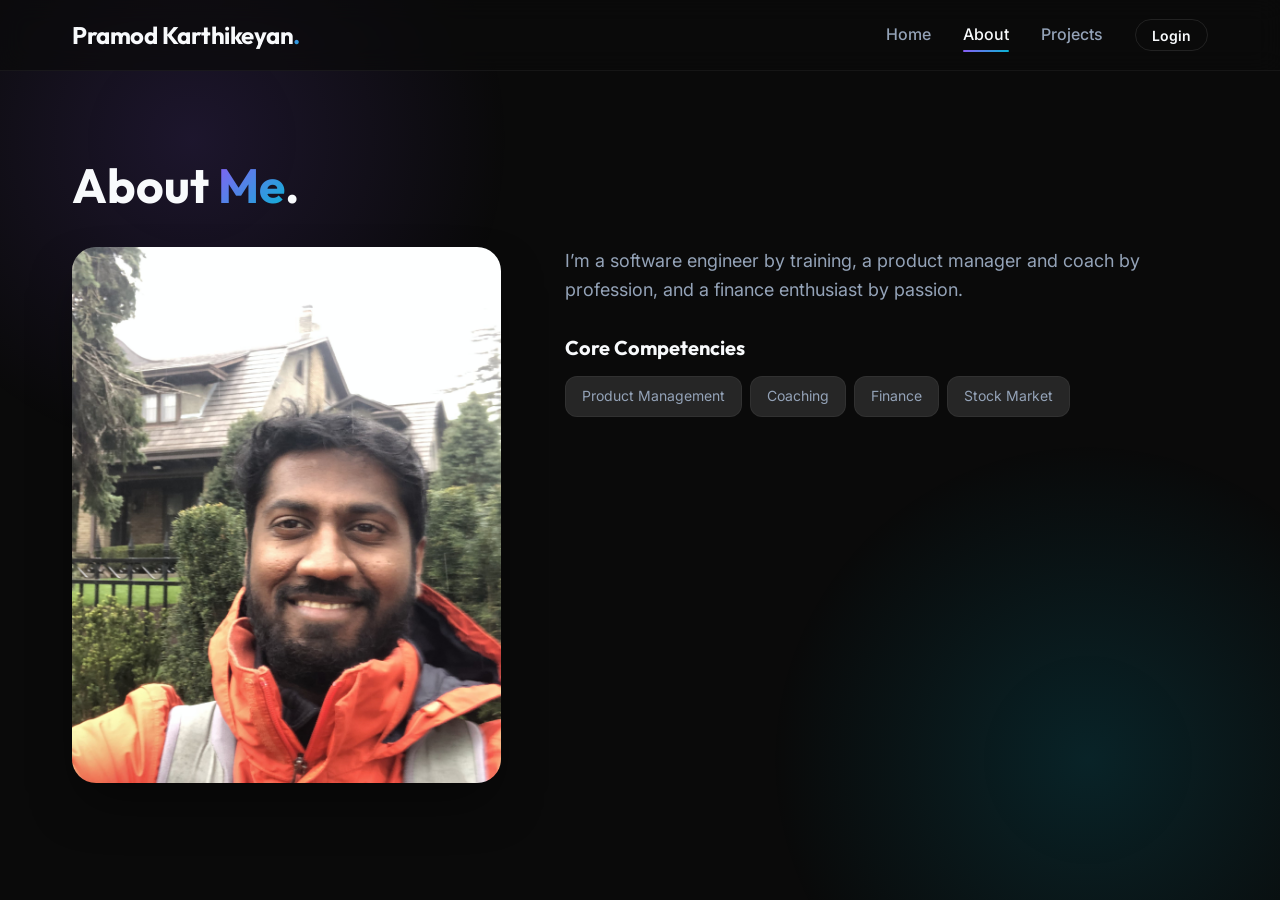
<file: about.html>
<!DOCTYPE html>
<html lang="en">

<head>
    <meta charset="UTF-8">
    <meta name="viewport" content="width=device-width, initial-scale=1.0">
    <title>Portfolio | About</title>
    <meta name="description" content="About me, my skills, and experience.">

    <!-- Google Fonts -->
    <link rel="preconnect" href="https://fonts.googleapis.com">
    <link rel="preconnect" href="https://fonts.gstatic.com" crossorigin>
    <link href="https://fonts.googleapis.com/css2?family=Inter:wght@400;500;600&family=Outfit:wght@500;700&display=swap"
        rel="stylesheet">

    <!-- Styles -->
    <link rel="stylesheet" href="styles.css">
</head>

<body>
    <!-- Navbar -->
    <nav class="navbar">
        <div class="container">
            <a href="index.html" class="logo">Pramod Karthikeyan<span class="gradient-text">.</span></a>

            <button class="menu-btn" aria-label="Toggle menu">☰</button>
            <ul class="nav-links">
                <li><a href="index.html">Home</a></li>
                <li><a href="about.html" class="active">About</a></li>
                <li><a href="projects.html">Projects</a></li>
                <li id="nav-auth-item"></li>
            </ul>
        </div>
    </nav>

    <!-- Main Content -->
    <main>
        <section class="section">
            <div class="container">
                <h1 class="title-lg reveal">About <span class="gradient-text">Me</span>.</h1>

                <div class="about-grid mt-4">
                    <div class="about-image-wrapper reveal delay-1">
                        <!-- High quality professional portrait placeholder -->
                        <img src="profile.jpg?v=2"
                            alt="Pramod's profile picture" class="hero-image-wrapper hero-image"
                            style="box-shadow: 0 25px 50px -12px rgba(0, 0, 0, 0.5);">
                    </div>

                    <div class="about-text reveal delay-2">
                        <p>
                            I’m a software engineer by training, a product manager and coach by profession, and a finance enthusiast by passion.
                        </p>


                        <div class="skills-container reveal delay-3">
                            <h3 class="skills-title">Core Competencies</h3>
                            <div class="skills-list">
                                <span class="skill-tag">Product Management</span>
                                <span class="skill-tag">Coaching</span>
                                <span class="skill-tag">Finance</span>
                                <span class="skill-tag">Stock Market</span>

                            </div>
                        </div>
                    </div>
                </div>
            </div>
        </section>
    </main>

    <!-- Login Modal -->
    <div id="login-modal" class="modal-overlay" role="dialog" aria-labelledby="modal-title" aria-modal="true">
        <div class="modal-card">
            <button id="modal-close-btn" class="modal-close" aria-label="Close modal">✕</button>
            <div class="modal-header">
                <h2 id="modal-title">Welcome <span class="gradient-text">Back</span></h2>
                <p>Log in to view exclusive projects and portfolio details.</p>
            </div>
            <form id="login-form" class="auth-form">
                <div id="auth-error" class="auth-error"></div>
                <div class="form-group">
                    <label for="auth-username">Username</label>
                    <input type="text" id="auth-username" class="form-input" placeholder="e.g. admin" required
                        autocomplete="username">
                </div>
                <div class="form-group">
                    <label for="auth-password">Password</label>
                    <input type="password" id="auth-password" class="form-input" placeholder="••••••••" required
                        autocomplete="current-password">
                </div>
                <button type="submit" class="btn btn-primary" style="width: 100%; margin-top: 0.5rem;">Sign In</button>
            </form>
        </div>
    </div>

    <!-- Interaction Script -->
    <script src="script.js"></script>
</body>

</html>
</file>
<file: styles.css>
/* ==========================================================================
   Design Tokens & Variables
   Modify these variables to easily customize the entire website!
   ========================================================================== */
:root {
  /* Colors - Dark Theme (Default) */
  --bg-primary: #0a0a0a;
  --bg-secondary: #171717;
  --bg-tertiary: #262626;

  --accent-primary: #8b5cf6;
  /* Violet */
  --accent-secondary: #06b6d4;
  /* Cyan */
  --accent-gradient: linear-gradient(135deg, var(--accent-primary), var(--accent-secondary));

  --text-primary: #f8fafc;
  --text-secondary: #94a3b8;
  --text-muted: #64748b;

  /* Typography */
  --font-sans: 'Inter', system-ui, -apple-system, sans-serif;
  --font-display: 'Outfit', system-ui, -apple-system, sans-serif;

  /* Spacing */
  --spacing-sm: 0.5rem;
  --spacing-md: 1rem;
  --spacing-lg: 2rem;
  --spacing-xl: 4rem;

  /* Border Radii */
  --radius-sm: 0.375rem;
  --radius-md: 0.75rem;
  --radius-lg: 1.5rem;
  --radius-full: 9999px;

  /* Transitions */
  --transition-fast: 0.15s ease;
  --transition-normal: 0.3s ease;
  --transition-slow: 0.5s cubic-bezier(0.4, 0, 0.2, 1);
}

/* ==========================================================================
   Reset & Base Styles
   ========================================================================== */
*,
*::before,
*::after {
  box-sizing: border-box;
  margin: 0;
  padding: 0;
}

html {
  scroll-behavior: smooth;
}

body {
  font-family: var(--font-sans);
  background-color: var(--bg-primary);
  color: var(--text-primary);
  line-height: 1.6;
  overflow-x: hidden;
  position: relative;
}

/* Abstract Background Glow */
body::before {
  content: '';
  position: fixed;
  top: -20%;
  left: -10%;
  width: 50vw;
  height: 50vw;
  border-radius: 50%;
  background: radial-gradient(circle, rgba(139, 92, 246, 0.15) 0%, rgba(10, 10, 10, 0) 70%);
  z-index: -1;
  pointer-events: none;
}

body::after {
  content: '';
  position: fixed;
  bottom: -20%;
  right: -10%;
  width: 50vw;
  height: 50vw;
  border-radius: 50%;
  background: radial-gradient(circle, rgba(6, 182, 212, 0.15) 0%, rgba(10, 10, 10, 0) 70%);
  z-index: -1;
  pointer-events: none;
}

h1,
h2,
h3,
h4,
h5,
h6 {
  font-family: var(--font-display);
  font-weight: 700;
  line-height: 1.2;
}

a {
  color: inherit;
  text-decoration: none;
  transition: color var(--transition-fast);
}

a:hover {
  color: var(--accent-secondary);
}

ul {
  list-style: none;
}

img {
  max-width: 100%;
  height: auto;
  display: block;
}

/* ==========================================================================
   Typography Utilities
   ========================================================================== */
.gradient-text {
  background: var(--accent-gradient);
  -webkit-background-clip: text;
  -webkit-text-fill-color: transparent;
  background-clip: text;
  color: transparent;
  display: inline-block;
}

.title-xl {
  font-size: clamp(3rem, 8vw, 5rem);
  letter-spacing: -0.02em;
  margin-bottom: var(--spacing-md);
}

.title-lg {
  font-size: clamp(2rem, 5vw, 3rem);
  margin-bottom: var(--spacing-lg);
}

.text-lead {
  font-size: clamp(1.125rem, 2vw, 1.25rem);
  color: var(--text-secondary);
  max-width: 600px;
  margin-bottom: var(--spacing-lg);
}

/* ==========================================================================
   Layout & Components
   ========================================================================== */
.container {
  width: 100%;
  max-width: 1200px;
  margin: 0 auto;
  padding: 0 var(--spacing-lg);
}

/* Navbar */
.navbar {
  position: fixed;
  top: 0;
  left: 0;
  width: 100%;
  padding: var(--spacing-md) 0;
  z-index: 1000;
  background: rgba(10, 10, 10, 0.7);
  backdrop-filter: blur(12px);
  -webkit-backdrop-filter: blur(12px);
  border-bottom: 1px solid rgba(255, 255, 255, 0.05);
  transition: padding var(--transition-normal);
}

.navbar .container {
  display: flex;
  justify-content: space-between;
  align-items: center;
}

.logo {
  font-family: var(--font-display);
  font-size: 1.5rem;
  font-weight: 700;
  letter-spacing: -0.02em;
}

.nav-links {
  display: flex;
  gap: var(--spacing-lg);
  align-items: center;
}

.nav-links a {
  font-weight: 500;
  position: relative;
  padding: 0.5rem 0;
}

.nav-links a::after {
  content: '';
  position: absolute;
  bottom: 0;
  left: 0;
  width: 0;
  height: 2px;
  background: var(--accent-gradient);
  transition: width var(--transition-normal);
  border-radius: 2px;
}

.nav-links a.active::after,
.nav-links a:hover::after {
  width: 100%;
}

.nav-links a.active {
  color: var(--text-primary);
}

.nav-links a:not(.active) {
  color: var(--text-secondary);
}

/* Mobile Menu Button */
.menu-btn {
  display: none;
  background: none;
  border: none;
  color: var(--text-primary);
  font-size: 1.5rem;
  cursor: pointer;
  z-index: 1001;
}

/* Buttons */
.btn {
  display: inline-flex;
  align-items: center;
  justify-content: center;
  padding: 0.75rem 1.5rem;
  border-radius: var(--radius-full);
  font-weight: 600;
  cursor: pointer;
  transition: all var(--transition-normal);
  border: none;
  font-family: var(--font-sans);
  text-align: center;
}

.btn-primary {
  background: var(--accent-gradient);
  color: #fff;
  box-shadow: 0 4px 14px rgba(139, 92, 246, 0.25);
}

.btn-primary:hover {
  transform: translateY(-2px);
  box-shadow: 0 6px 20px rgba(139, 92, 246, 0.4);
  color: #fff;
}

.btn-secondary {
  background: transparent;
  color: var(--text-primary);
  border: 1px solid rgba(255, 255, 255, 0.1);
}

.btn-secondary:hover {
  background: rgba(255, 255, 255, 0.05);
  border-color: rgba(255, 255, 255, 0.2);
  transform: translateY(-2px);
}

/* Standard Section */
.section {
  padding: 120px 0 80px;
  min-height: 100vh;
  display: flex;
  flex-direction: column;
  justify-content: center;
}

/* ==========================================================================
   Hero Section (Home Page)
   ========================================================================== */
.hero {
  display: grid;
  grid-template-columns: 1fr 1fr;
  gap: var(--spacing-xl);
  align-items: center;
}

.hero-content {
  display: flex;
  flex-direction: column;
  align-items: flex-start;
}

.hero-tags {
  display: flex;
  gap: var(--spacing-sm);
  margin-bottom: var(--spacing-md);
}

.tag {
  background: rgba(139, 92, 246, 0.1);
  color: var(--accent-primary);
  padding: 0.25rem 0.75rem;
  border-radius: var(--radius-full);
  font-size: 0.875rem;
  font-weight: 500;
  border: 1px solid rgba(139, 92, 246, 0.2);
}

.hero-actions {
  display: flex;
  gap: var(--spacing-md);
  margin-top: var(--spacing-md);
}

.hero-image-wrapper {
  position: relative;
  border-radius: var(--radius-lg);
  overflow: hidden;
  box-shadow: 0 25px 50px -12px rgba(0, 0, 0, 0.5);
}

.hero-image-wrapper::after {
  content: '';
  position: absolute;
  inset: 0;
  border-radius: var(--radius-lg);
  border: 1px solid rgba(255, 255, 255, 0.1);
  pointer-events: none;
}

.hero-image {
  width: 100%;
  aspect-ratio: 4/5;
  object-fit: cover;
  transition: transform var(--transition-slow);
}

.hero-image-wrapper:hover .hero-image {
  transform: scale(1.03);
}

/* ==========================================================================
   About Section
   ========================================================================== */
.about-grid {
  display: grid;
  grid-template-columns: 1fr 1.5fr;
  gap: var(--spacing-xl);
  align-items: start;
}

.about-text p {
  color: var(--text-secondary);
  margin-bottom: var(--spacing-md);
  font-size: 1.125rem;
}

.skills-container {
  margin-top: var(--spacing-lg);
}

.skills-title {
  font-size: 1.25rem;
  margin-bottom: var(--spacing-md);
  color: var(--text-primary);
}

.skills-list {
  display: flex;
  flex-wrap: wrap;
  gap: var(--spacing-sm);
}

.skill-tag {
  background: var(--bg-tertiary);
  color: var(--text-secondary);
  padding: 0.5rem 1rem;
  border-radius: var(--radius-md);
  font-size: 0.875rem;
  border: 1px solid rgba(255, 255, 255, 0.05);
  transition: all var(--transition-fast);
}

.skill-tag:hover {
  background: rgba(139, 92, 246, 0.1);
  color: var(--accent-primary);
  border-color: rgba(139, 92, 246, 0.3);
  transform: translateY(-2px);
}

/* ==========================================================================
   Projects Section
   ========================================================================== */
.projects-grid {
  display: grid;
  grid-template-columns: repeat(auto-fill, minmax(320px, 1fr));
  gap: var(--spacing-lg);
  margin-top: var(--spacing-xl);
}

.project-card {
  background: var(--bg-secondary);
  border-radius: var(--radius-lg);
  overflow: hidden;
  border: 1px solid rgba(255, 255, 255, 0.05);
  transition: all var(--transition-normal);
  display: flex;
  flex-direction: column;
}

.project-card:hover {
  transform: translateY(-8px);
  border-color: rgba(139, 92, 246, 0.3);
  box-shadow: 0 20px 40px -15px rgba(0, 0, 0, 0.3), 0 0 20px rgba(139, 92, 246, 0.1);
}

.project-img-wrapper {
  position: relative;
  overflow: hidden;
  aspect-ratio: 16/9;
}

.project-img {
  width: 100%;
  height: 100%;
  object-fit: cover;
  transition: transform var(--transition-slow);
}

.project-card:hover .project-img {
  transform: scale(1.05);
}

.project-content {
  padding: var(--spacing-lg);
  display: flex;
  flex-direction: column;
  flex: 1;
}

.project-title {
  font-size: 1.5rem;
  margin-bottom: var(--spacing-sm);
}

.project-desc {
  color: var(--text-secondary);
  margin-bottom: var(--spacing-md);
  flex: 1;
}

.project-tech {
  display: flex;
  flex-wrap: wrap;
  gap: var(--spacing-sm);
  margin-bottom: var(--spacing-lg);
}

.tech-tag {
  font-size: 0.75rem;
  text-transform: uppercase;
  letter-spacing: 0.05em;
  color: var(--accent-secondary);
  background: rgba(6, 182, 212, 0.1);
  padding: 0.25rem 0.5rem;
  border-radius: var(--radius-sm);
}

.project-link {
  display: inline-flex;
  align-items: center;
  gap: 0.5rem;
  font-weight: 600;
  color: var(--text-primary);
  font-size: 0.875rem;
  margin-top: auto;
}

.project-link::after {
  content: '→';
  transition: transform var(--transition-fast);
}

.project-link:hover {
  color: var(--accent-primary);
}

.project-link:hover::after {
  transform: translateX(4px);
}

/* ==========================================================================
   Animations
   ========================================================================== */
.fade-in {
  opacity: 0;
  transform: translateY(20px);
  animation: fadeIn 0.8s ease forwards;
}

.delay-1 {
  animation-delay: 0.1s;
}

.delay-2 {
  animation-delay: 0.2s;
}

.delay-3 {
  animation-delay: 0.3s;
}

.delay-4 {
  animation-delay: 0.4s;
}

@keyframes fadeIn {
  to {
    opacity: 1;
    transform: translateY(0);
  }
}

/* Observer class for scroll animations */
.reveal {
  opacity: 0;
  transform: translateY(30px);
  transition: all 0.8s ease-out;
}

.reveal.active {
  opacity: 1;
  transform: translateY(0);
}

/* ==========================================================================
   Responsive Design
   ========================================================================== */
@media (max-width: 900px) {
  .hero {
    grid-template-columns: 1fr;
    text-align: center;
    padding-top: 60px;
  }

  .hero-content {
    align-items: center;
  }

  .hero-tags {
    justify-content: center;
  }

  .about-grid {
    grid-template-columns: 1fr;
  }

  .about-image-wrapper {
    max-width: 400px;
    margin: 0 auto;
  }
}

@media (max-width: 768px) {
  .menu-btn {
    display: block;
  }

  .nav-links {
    position: fixed;
    top: 0;
    right: -100%;
    height: 100vh;
    width: 250px;
    background: var(--bg-secondary);
    flex-direction: column;
    justify-content: center;
    padding: var(--spacing-xl);
    transition: right var(--transition-normal);
    box-shadow: -10px 0 30px rgba(0, 0, 0, 0.5);
  }

  .nav-links.nav-open {
    right: 0;
  }

  .hero-actions {
    flex-direction: column;
    width: 100%;
    max-width: 300px;
  }

  .title-xl {
    font-size: 2.5rem;
  }

  .title-lg {
    font-size: 2rem;
  }
}

/* ==========================================================================
   Authentication & Modal Styles
   ========================================================================== */
.btn-sm {
  padding: 0.4rem 1rem;
  font-size: 0.875rem;
}

.nav-auth-container {
  display: flex;
  align-items: center;
  gap: var(--spacing-sm);
}

.user-badge {
  display: inline-flex;
  align-items: center;
  gap: 0.35rem;
  background: rgba(139, 92, 246, 0.15);
  color: var(--accent-primary);
  border: 1px solid rgba(139, 92, 246, 0.3);
  padding: 0.25rem 0.75rem;
  border-radius: var(--radius-full);
  font-size: 0.85rem;
  font-weight: 500;
}

.user-badge-icon {
  width: 8px;
  height: 8px;
  border-radius: 50%;
  background-color: #22c55e;
  /* Green status dot */
  box-shadow: 0 0 8px #22c55e;
}

.btn-logout {
  background: transparent;
  color: var(--text-secondary);
  border: 1px solid rgba(255, 255, 255, 0.1);
  padding: 0.35rem 0.85rem;
  border-radius: var(--radius-full);
  font-size: 0.85rem;
  cursor: pointer;
  transition: all var(--transition-fast);
}

.btn-logout:hover {
  background: rgba(239, 68, 68, 0.15);
  color: #ef4444;
  border-color: rgba(239, 68, 68, 0.3);
}

/* Modal Overlay */
.modal-overlay {
  position: fixed;
  inset: 0;
  background: rgba(0, 0, 0, 0.75);
  backdrop-filter: blur(8px);
  -webkit-backdrop-filter: blur(8px);
  display: flex;
  align-items: center;
  justify-content: center;
  z-index: 2000;
  opacity: 0;
  visibility: hidden;
  transition: opacity var(--transition-normal), visibility var(--transition-normal);
  padding: var(--spacing-md);
}

.modal-overlay.active {
  opacity: 1;
  visibility: visible;
}

/* Modal Card */
.modal-card {
  background: var(--bg-secondary);
  border: 1px solid rgba(255, 255, 255, 0.1);
  border-radius: var(--radius-lg);
  width: 100%;
  max-width: 420px;
  padding: var(--spacing-xl) var(--spacing-lg);
  position: relative;
  box-shadow: 0 25px 50px -12px rgba(0, 0, 0, 0.7), 0 0 30px rgba(139, 92, 246, 0.15);
  transform: translateY(20px) scale(0.95);
  transition: transform var(--transition-normal);
}

.modal-overlay.active .modal-card {
  transform: translateY(0) scale(1);
}

.modal-close {
  position: absolute;
  top: 1.25rem;
  right: 1.25rem;
  background: transparent;
  border: none;
  color: var(--text-muted);
  font-size: 1.25rem;
  cursor: pointer;
  width: 32px;
  height: 32px;
  border-radius: 50%;
  display: flex;
  align-items: center;
  justify-content: center;
  transition: all var(--transition-fast);
}

.modal-close:hover {
  background: rgba(255, 255, 255, 0.1);
  color: var(--text-primary);
}

.modal-header {
  text-align: center;
  margin-bottom: var(--spacing-lg);
}

.modal-header h2 {
  font-size: 1.75rem;
  margin-bottom: 0.5rem;
}

.modal-header p {
  color: var(--text-secondary);
  font-size: 0.925rem;
}

.auth-form {
  display: flex;
  flex-direction: column;
  gap: var(--spacing-md);
}

.form-group {
  display: flex;
  flex-direction: column;
  gap: 0.4rem;
  text-align: left;
}

.form-group label {
  font-size: 0.875rem;
  font-weight: 500;
  color: var(--text-secondary);
}

.form-input {
  background: var(--bg-primary);
  border: 1px solid rgba(255, 255, 255, 0.1);
  border-radius: var(--radius-md);
  padding: 0.75rem 1rem;
  color: var(--text-primary);
  font-family: var(--font-sans);
  font-size: 0.95rem;
  outline: none;
  transition: border-color var(--transition-fast), box-shadow var(--transition-fast);
}

.form-input:focus {
  border-color: var(--accent-primary);
  box-shadow: 0 0 0 3px rgba(139, 92, 246, 0.2);
}

.auth-error {
  background: rgba(239, 68, 68, 0.1);
  border: 1px solid rgba(239, 68, 68, 0.3);
  color: #f87171;
  padding: 0.6rem 0.8rem;
  border-radius: var(--radius-sm);
  font-size: 0.85rem;
  display: none;
}

.auth-error.show {
  display: block;
}

.demo-hint {
  margin-top: var(--spacing-md);
  padding: 0.6rem;
  background: rgba(255, 255, 255, 0.03);
  border-radius: var(--radius-sm);
  border: 1px dashed rgba(255, 255, 255, 0.1);
  text-align: center;
  font-size: 0.8rem;
  color: var(--text-muted);
}

.demo-hint code {
  color: var(--accent-secondary);
  background: rgba(6, 182, 212, 0.1);
  padding: 0.1rem 0.3rem;
  border-radius: 3px;
}

/* ==========================================================================
   Protected Content / Locked State Styles
   ========================================================================== */
.projects-locked-container {
  display: flex;
  flex-direction: column;
  align-items: center;
  justify-content: center;
  text-align: center;
  padding: var(--spacing-xl) var(--spacing-lg);
  background: rgba(23, 23, 23, 0.6);
  border: 1px dashed rgba(139, 92, 246, 0.3);
  border-radius: var(--radius-lg);
  backdrop-filter: blur(10px);
  margin-top: var(--spacing-xl);
  max-width: 600px;
  margin-left: auto;
  margin-right: auto;
}

.lock-badge {
  width: 64px;
  height: 64px;
  border-radius: 50%;
  background: rgba(139, 92, 246, 0.15);
  border: 1px solid rgba(139, 92, 246, 0.3);
  display: flex;
  align-items: center;
  justify-content: center;
  font-size: 1.75rem;
  margin-bottom: var(--spacing-md);
  box-shadow: 0 0 20px rgba(139, 92, 246, 0.2);
}

.locked-title {
  font-size: 1.75rem;
  margin-bottom: 0.5rem;
}

.locked-desc {
  color: var(--text-secondary);
  font-size: 1rem;
  margin-bottom: var(--spacing-lg);
  max-width: 440px;
}
</file>
